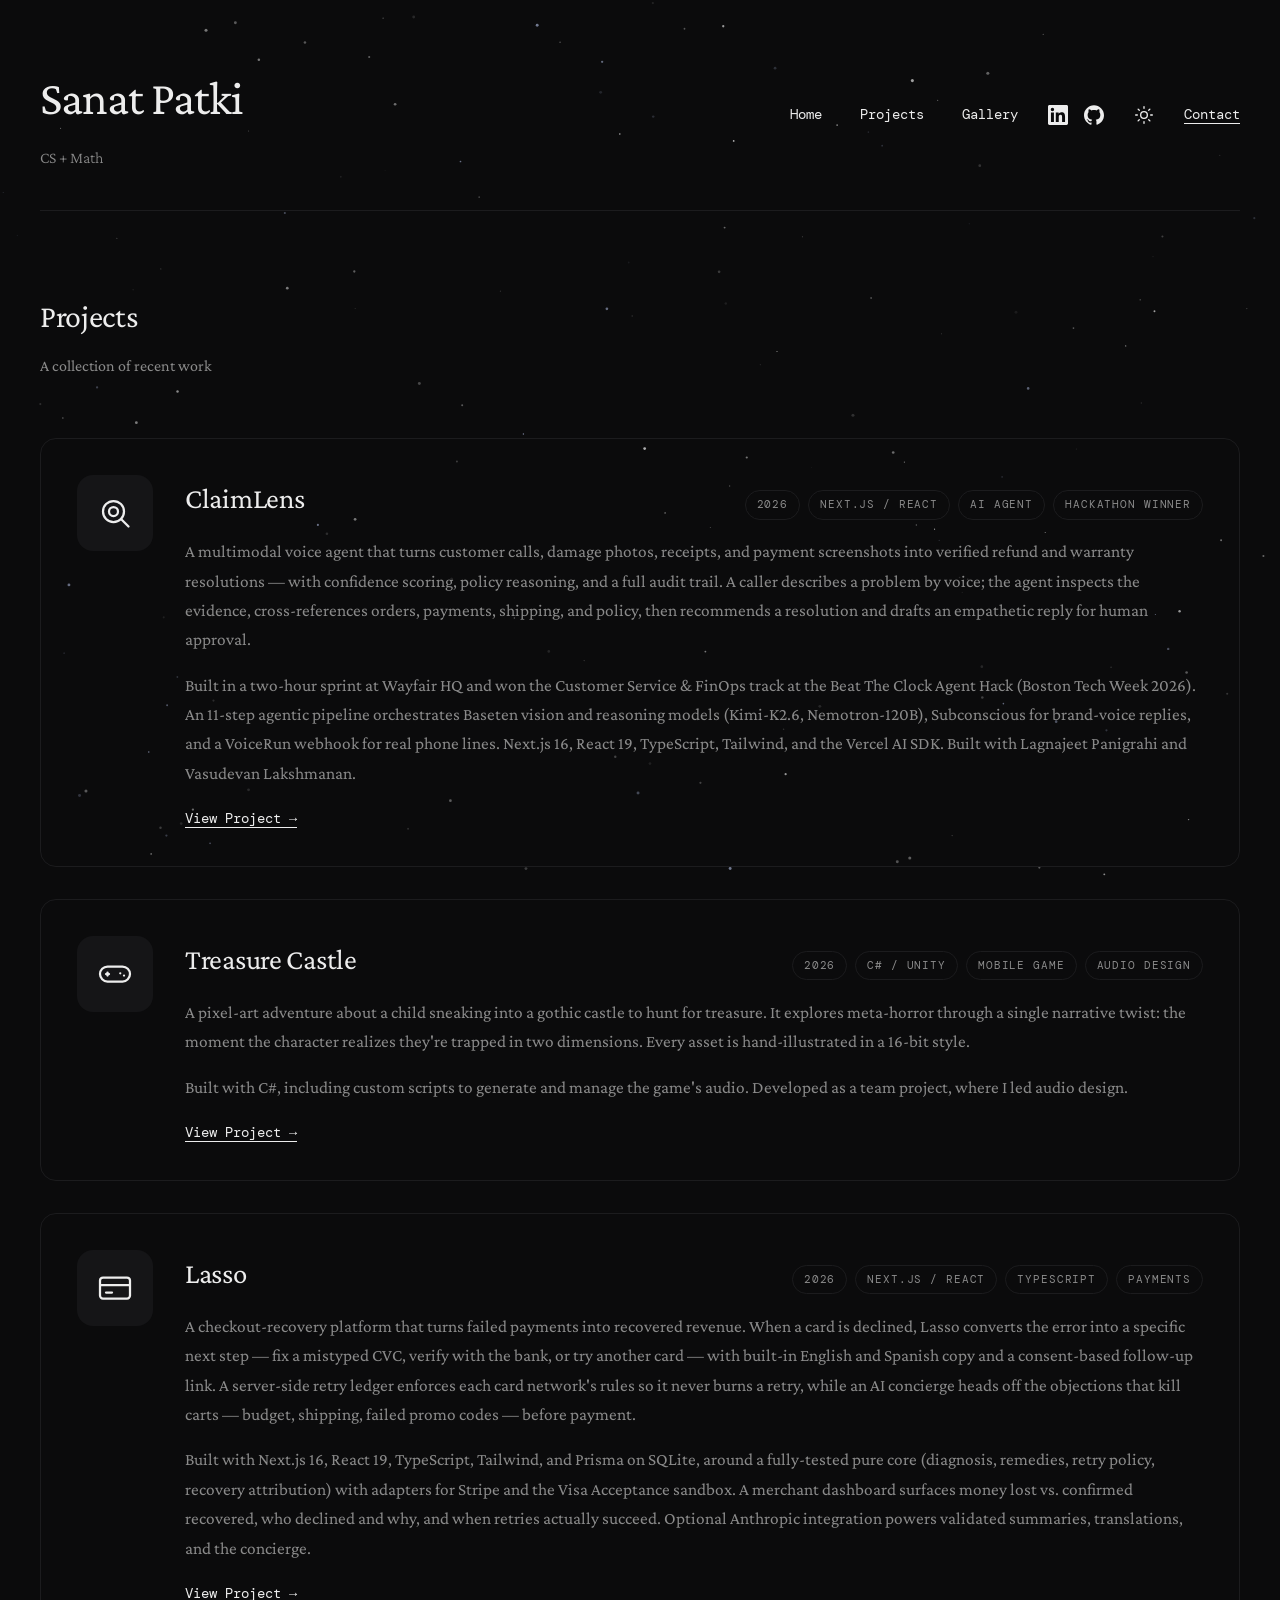
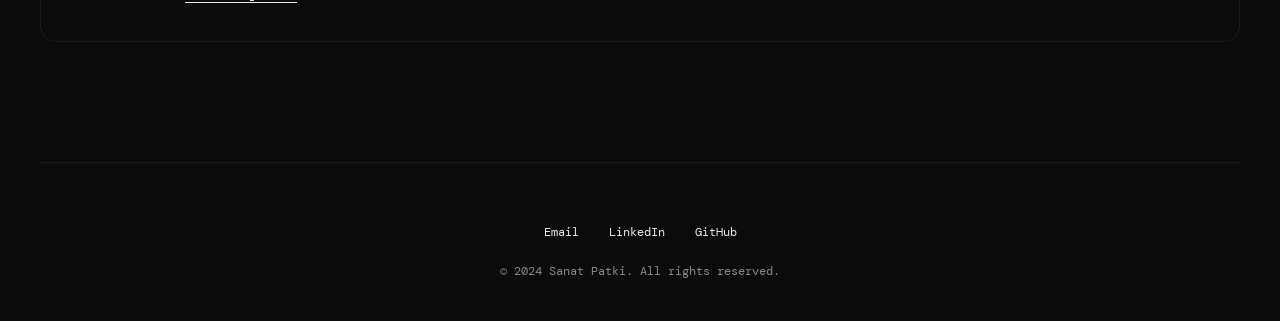
<file: projects.html>
<!DOCTYPE html>
<html lang="en">
<head>
    <meta charset="UTF-8">
    <meta name="viewport" content="width=device-width, initial-scale=1.0">
    <title>Projects - Sanat Patki</title>
    <link rel="icon" type="image/svg+xml" href="favicon.svg">
    <link href="https://fonts.googleapis.com/css2?family=Crimson+Pro:wght@300;400;600;700&family=DM+Mono:wght@400;500&display=swap" rel="stylesheet">
    <!-- Apply saved theme before paint to avoid a flash -->
    <script>
        (function () {
            var saved = localStorage.getItem('theme');
            // Dark is the default; only honour an explicit light choice.
            if (saved !== 'light') {
                document.documentElement.setAttribute('data-theme', 'dark');
            }
        })();
    </script>
    <style>
        :root {
            --bg: #ffffff;
            --text: #0a0a0a;
            --gray: #999999;
            --border: #f0f0f0;
            --surface: #f8f8f8;
            --surface-alt: #fafafa;
        }

        [data-theme="dark"] {
            --bg: #0b0b0c;
            --text: #ededed;
            --gray: #8a8a8a;
            --border: #1c1c1e;
            --surface: #151517;
            --surface-alt: #141416;
        }

        * {
            margin: 0;
            padding: 0;
            box-sizing: border-box;
        }

        body {
            font-family: 'Crimson Pro', serif;
            background: var(--bg);
            color: var(--text);
            line-height: 1.6;
            overflow-x: hidden;
            transition: background 0.3s ease, color 0.3s ease;
        }

        .container {
            max-width: 1400px;
            margin: 0 auto;
            padding: 0 40px;
        }

        /* Header */
        header {
            padding: 60px 0 40px;
            border-bottom: 1px solid var(--border);
            opacity: 0;
            animation: fadeInDown 0.8s ease forwards;
        }

        @keyframes fadeInDown {
            to {
                opacity: 1;
                transform: translateY(0);
            }
            from {
                opacity: 0;
                transform: translateY(-20px);
            }
        }

        .header-content {
            display: flex;
            justify-content: space-between;
            align-items: center;
        }

        .header-left {
            flex: 1;
        }

        h1 {
            font-size: clamp(2rem, 4vw, 3rem);
            font-weight: 400;
            letter-spacing: -0.02em;
        }

        .tagline {
            font-size: 1rem;
            font-weight: 300;
            color: var(--gray);
            margin-top: 8px;
        }

        .header-right {
            display: flex;
            gap: 30px;
            align-items: center;
        }

        nav {
            font-family: 'DM Mono', monospace;
            font-size: 0.85rem;
        }

        nav a {
            color: var(--text);
            text-decoration: none;
            margin-left: 30px;
            transition: opacity 0.3s ease;
        }

        nav a:hover {
            opacity: 0.5;
        }

        .contact-link {
            font-family: 'DM Mono', monospace;
            font-size: 0.85rem;
        }

        .contact-link a {
            color: var(--text);
            text-decoration: none;
            border-bottom: 1px solid var(--text);
            transition: opacity 0.3s ease;
        }

        .contact-link a:hover {
            opacity: 0.5;
        }

        /* Social Icons */
        .social-icons {
            display: flex;
            gap: 16px;
            align-items: center;
        }

        .social-icons a {
            color: var(--text);
            display: flex;
            align-items: center;
            transition: opacity 0.3s ease;
        }

        .social-icons a:hover {
            opacity: 0.5;
        }

        .social-icons svg {
            width: 20px;
            height: 20px;
            fill: currentColor;
        }

        /* Theme toggle */
        .theme-toggle {
            background: none;
            border: none;
            padding: 0;
            cursor: pointer;
            color: var(--text);
            display: flex;
            align-items: center;
            transition: opacity 0.3s ease;
        }

        .theme-toggle:hover {
            opacity: 0.5;
        }

        .theme-toggle svg {
            width: 20px;
            height: 20px;
            fill: none;
            stroke: currentColor;
            stroke-width: 1.6;
            stroke-linecap: round;
            stroke-linejoin: round;
        }

        .theme-toggle .sun { display: none; }
        .theme-toggle .moon { display: block; }
        [data-theme="dark"] .theme-toggle .sun { display: block; }
        [data-theme="dark"] .theme-toggle .moon { display: none; }

        /* Projects Section */
        .projects-section {
            padding: 80px 0 120px;
        }

        .section-header {
            margin-bottom: 60px;
            opacity: 0;
            animation: fadeInUp 0.8s ease forwards;
            animation-delay: 0.2s;
        }

        @keyframes fadeInUp {
            to {
                opacity: 1;
                transform: translateY(0);
            }
            from {
                opacity: 0;
                transform: translateY(20px);
            }
        }

        @keyframes fadeIn {
            to { opacity: 1; }
            from { opacity: 0; }
        }

        .section-header h2 {
            font-size: clamp(1.5rem, 3vw, 2rem);
            font-weight: 400;
            margin-bottom: 10px;
            letter-spacing: -0.01em;
        }

        .section-header p {
            font-size: 1rem;
            color: var(--gray);
        }

        /* Project Grid */
        .project-grid {
            display: grid;
            gap: 32px;
        }

        .project-item {
            display: grid;
            grid-template-columns: 76px 1fr;
            gap: 32px;
            align-items: start;
            padding: 36px;
            border: 1px solid var(--border);
            border-radius: 16px;
            opacity: 0;
            animation: fadeIn 0.8s ease forwards;
            transition: border-color 0.3s ease, transform 0.3s ease;
        }

        .project-item:hover {
            border-color: var(--text);
            transform: translateY(-2px);
        }

        .project-item:nth-child(1) { animation-delay: 0.3s; }
        .project-item:nth-child(2) { animation-delay: 0.4s; }
        .project-item:nth-child(3) { animation-delay: 0.5s; }
        .project-item:nth-child(4) { animation-delay: 0.6s; }

        /* Project icon tile */
        .project-icon {
            width: 76px;
            height: 76px;
            border-radius: 16px;
            background: var(--surface);
            display: flex;
            align-items: center;
            justify-content: center;
            color: var(--text);
        }

        .project-icon svg {
            width: 36px;
            height: 36px;
            fill: none;
            stroke: currentColor;
            stroke-width: 1.5;
            stroke-linecap: round;
            stroke-linejoin: round;
        }

        .project-body { min-width: 0; }

        .project-title-row {
            display: flex;
            justify-content: space-between;
            align-items: baseline;
            gap: 20px;
            flex-wrap: wrap;
            margin-bottom: 16px;
        }

        .project-body h3 {
            font-size: clamp(1.4rem, 2.4vw, 1.8rem);
            font-weight: 400;
            letter-spacing: -0.01em;
        }

        .project-tags {
            display: flex;
            gap: 8px;
            flex-wrap: wrap;
        }

        .project-tag {
            font-family: 'DM Mono', monospace;
            font-size: 0.68rem;
            text-transform: uppercase;
            letter-spacing: 0.08em;
            color: var(--gray);
            border: 1px solid var(--border);
            border-radius: 999px;
            padding: 5px 11px;
            white-space: nowrap;
        }

        .project-body p {
            font-size: 1.08rem;
            line-height: 1.7;
            color: var(--gray);
            margin-bottom: 16px;
        }

        .project-link {
            font-family: 'DM Mono', monospace;
            font-size: 0.85rem;
            margin-top: 20px;
        }

        .project-link a {
            color: var(--text);
            text-decoration: none;
            border-bottom: 1px solid var(--text);
            transition: opacity 0.3s ease;
        }

        .project-link a:hover {
            opacity: 0.5;
        }

        .project-link span {
            color: var(--gray);
        }

        /* Footer */
        footer {
            padding: 60px 0 40px;
            text-align: center;
            border-top: 1px solid var(--border);
            font-family: 'DM Mono', monospace;
            font-size: 0.75rem;
            color: var(--gray);
        }

        .footer-links {
            display: flex;
            justify-content: center;
            gap: 30px;
            margin-bottom: 20px;
        }

        .footer-links a {
            color: var(--text);
            text-decoration: none;
            transition: opacity 0.3s ease;
        }

        .footer-links a:hover {
            opacity: 0.5;
        }

        /* Responsive */
        @media (max-width: 768px) {
            .container {
                padding: 0 20px;
            }

            .header-content {
                flex-direction: column;
                align-items: flex-start;
                gap: 20px;
            }

            .header-right {
                width: 100%;
                flex-direction: column;
                align-items: flex-start;
                gap: 15px;
            }

            nav {
                display: flex;
                gap: 20px;
            }

            nav a {
                margin-left: 0;
            }

            .project-item {
                grid-template-columns: 1fr;
                gap: 24px;
                padding: 28px;
            }
        }
        /* Minimalist cosmos on the backmost layer:
           twinkling starfield in dark mode, a faint dot field in light mode. */
        html { background: var(--bg); }
        body { background: transparent; }  /* html paints the bg; the cosmos canvas sits between */
        #cosmos { position: fixed; inset: 0; width: 100%; height: 100%; z-index: -1; pointer-events: none; display: block; }
    </style>
</head>
<body>
    <canvas id="cosmos" aria-hidden="true"></canvas>

    <div class="container">
        <header>
            <div class="header-content">
                <div class="header-left">
                    <h1>Sanat Patki</h1>
                    <p class="tagline">CS + Math</p>
                </div>
                <div class="header-right">
                    <nav>
                        <a href="index.html">Home</a>
                        <a href="projects.html">Projects</a>
                        <a href="gallery.html">Gallery</a>
                    </nav>
                    <div class="social-icons">
                        <a href="https://linkedin.com/in/sanat-patki-85a817360" target="_blank" aria-label="LinkedIn">
                            <!-- LinkedIn icon -->
                            <svg viewBox="0 0 24 24" xmlns="http://www.w3.org/2000/svg">
                                <path d="M20.447 20.452h-3.554v-5.569c0-1.328-.027-3.037-1.852-3.037-1.853 0-2.136 1.445-2.136 2.939v5.667H9.351V9h3.414v1.561h.046c.477-.9 1.637-1.85 3.37-1.85 3.601 0 4.267 2.37 4.267 5.455v6.286zM5.337 7.433a2.062 2.062 0 01-2.063-2.065 2.064 2.064 0 112.063 2.065zm1.782 13.019H3.555V9h3.564v11.452zM22.225 0H1.771C.792 0 0 .774 0 1.729v20.542C0 23.227.792 24 1.771 24h20.451C23.2 24 24 23.227 24 22.271V1.729C24 .774 23.2 0 22.222 0h.003z"/>
                            </svg>
                        </a>
                        <a href="https://github.com/SanatPatki" target="_blank" aria-label="GitHub">
                            <!-- GitHub icon -->
                            <svg viewBox="0 0 24 24" xmlns="http://www.w3.org/2000/svg">
                                <path d="M12 .297c-6.63 0-12 5.373-12 12 0 5.303 3.438 9.8 8.205 11.385.6.113.82-.258.82-.577 0-.285-.01-1.04-.015-2.04-3.338.724-4.042-1.61-4.042-1.61C4.422 18.07 3.633 17.7 3.633 17.7c-1.087-.744.084-.729.084-.729 1.205.084 1.838 1.236 1.838 1.236 1.07 1.835 2.809 1.305 3.495.998.108-.776.417-1.305.76-1.605-2.665-.3-5.466-1.332-5.466-5.93 0-1.31.465-2.38 1.235-3.22-.135-.303-.54-1.523.105-3.176 0 0 1.005-.322 3.3 1.23.96-.267 1.98-.399 3-.405 1.02.006 2.04.138 3 .405 2.28-1.552 3.285-1.23 3.285-1.23.645 1.653.24 2.873.12 3.176.765.84 1.23 1.91 1.23 3.22 0 4.61-2.805 5.625-5.475 5.92.42.36.81 1.096.81 2.22 0 1.606-.015 2.896-.015 3.286 0 .315.21.69.825.57C20.565 22.092 24 17.592 24 12.297c0-6.627-5.373-12-12-12"/>
                            </svg>
                        </a>
                    </div>
                    <button class="theme-toggle" onclick="toggleTheme()" aria-label="Toggle dark mode" title="Toggle dark mode">
                        <!-- Moon (shown in light mode) -->
                        <svg class="moon" viewBox="0 0 24 24" xmlns="http://www.w3.org/2000/svg">
                            <path d="M21 12.79A9 9 0 1 1 11.21 3 7 7 0 0 0 21 12.79z"/>
                        </svg>
                        <!-- Sun (shown in dark mode) -->
                        <svg class="sun" viewBox="0 0 24 24" xmlns="http://www.w3.org/2000/svg">
                            <circle cx="12" cy="12" r="4"/>
                            <line x1="12" y1="2" x2="12" y2="4"/>
                            <line x1="12" y1="20" x2="12" y2="22"/>
                            <line x1="4.93" y1="4.93" x2="6.34" y2="6.34"/>
                            <line x1="17.66" y1="17.66" x2="19.07" y2="19.07"/>
                            <line x1="2" y1="12" x2="4" y2="12"/>
                            <line x1="20" y1="12" x2="22" y2="12"/>
                            <line x1="4.93" y1="19.07" x2="6.34" y2="17.66"/>
                            <line x1="17.66" y1="6.34" x2="19.07" y2="4.93"/>
                        </svg>
                    </button>
                    <div class="contact-link">
                        <a href="mailto:sanatpatkiwork@gmail.com">Contact</a>
                    </div>
                </div>
            </div>
        </header>

        <section class="projects-section">
            <div class="section-header">
                <h2>Projects</h2>
                <p>A collection of recent work</p>
            </div>

            <div class="project-grid">
                <!-- Project 1 -->
                <article class="project-item">
                    <div class="project-icon">
                        <!-- Lens icon -->
                        <svg viewBox="0 0 24 24" xmlns="http://www.w3.org/2000/svg">
                            <circle cx="11" cy="11" r="7"/>
                            <circle cx="11" cy="11" r="3"/>
                            <line x1="16" y1="16" x2="21" y2="21"/>
                        </svg>
                    </div>
                    <div class="project-body">
                        <div class="project-title-row">
                            <h3>ClaimLens</h3>
                            <div class="project-tags">
                                <span class="project-tag">2026</span>
                                <span class="project-tag">Next.js / React</span>
                                <span class="project-tag">AI Agent</span>
                                <span class="project-tag">Hackathon Winner</span>
                            </div>
                        </div>
                        <p>A multimodal voice agent that turns customer calls, damage photos, receipts, and payment screenshots into verified refund and warranty resolutions — with confidence scoring, policy reasoning, and a full audit trail. A caller describes a problem by voice; the agent inspects the evidence, cross-references orders, payments, shipping, and policy, then recommends a resolution and drafts an empathetic reply for human approval.</p>
                        <p>Built in a two-hour sprint at Wayfair HQ and won the Customer Service &amp; FinOps track at the Beat The Clock Agent Hack (Boston Tech Week 2026). An 11-step agentic pipeline orchestrates Baseten vision and reasoning models (Kimi-K2.6, Nemotron-120B), Subconscious for brand-voice replies, and a VoiceRun webhook for real phone lines. Next.js 16, React 19, TypeScript, Tailwind, and the Vercel AI SDK. Built with Lagnajeet Panigrahi and Vasudevan Lakshmanan.</p>
                        <div class="project-link">
                            <a href="https://github.com/LagnajeetP/ClaimLens_AgentHackWayFair" target="_blank">View Project →</a>
                        </div>
                    </div>
                </article>

                <!-- Project 2 -->
                <article class="project-item">
                    <div class="project-icon">
                        <!-- Game controller icon -->
                        <svg viewBox="0 0 24 24" xmlns="http://www.w3.org/2000/svg">
                            <rect x="2" y="7" width="20" height="10" rx="5"/>
                            <line x1="7" y1="11" x2="7" y2="13"/>
                            <line x1="6" y1="12" x2="8" y2="12"/>
                            <line x1="15.5" y1="11.5" x2="15.5" y2="11.51"/>
                            <line x1="18" y1="13" x2="18" y2="13.01"/>
                        </svg>
                    </div>
                    <div class="project-body">
                        <div class="project-title-row">
                            <h3>Treasure Castle</h3>
                            <div class="project-tags">
                                <span class="project-tag">2026</span>
                                <span class="project-tag">C# / Unity</span>
                                <span class="project-tag">Mobile Game</span>
                                <span class="project-tag">Audio Design</span>
                            </div>
                        </div>
                        <p>A pixel-art adventure about a child sneaking into a gothic castle to hunt for treasure. It explores meta-horror through a single narrative twist: the moment the character realizes they're trapped in two dimensions. Every asset is hand-illustrated in a 16-bit style.</p>
                        <p>Built with C#, including custom scripts to generate and manage the game's audio. Developed as a team project, where I led audio design.</p>
                        <div class="project-link">
                            <a href="https://github.com/SanatPatki" target="_blank">View Project →</a>
                        </div>
                    </div>
                </article>

                <!-- Project 3 -->
                <article class="project-item">
                    <div class="project-icon">
                        <!-- Credit card icon -->
                        <svg viewBox="0 0 24 24" xmlns="http://www.w3.org/2000/svg">
                            <rect x="2" y="5" width="20" height="14" rx="2"/>
                            <line x1="2" y1="10" x2="22" y2="10"/>
                            <line x1="6" y1="15" x2="10" y2="15"/>
                        </svg>
                    </div>
                    <div class="project-body">
                        <div class="project-title-row">
                            <h3>Lasso</h3>
                            <div class="project-tags">
                                <span class="project-tag">2026</span>
                                <span class="project-tag">Next.js / React</span>
                                <span class="project-tag">TypeScript</span>
                                <span class="project-tag">Payments</span>
                            </div>
                        </div>
                        <p>A checkout-recovery platform that turns failed payments into recovered revenue. When a card is declined, Lasso converts the error into a specific next step — fix a mistyped CVC, verify with the bank, or try another card — with built-in English and Spanish copy and a consent-based follow-up link. A server-side retry ledger enforces each card network's rules so it never burns a retry, while an AI concierge heads off the objections that kill carts — budget, shipping, failed promo codes — before payment.</p>
                        <p>Built with Next.js 16, React 19, TypeScript, Tailwind, and Prisma on SQLite, around a fully-tested pure core (diagnosis, remedies, retry policy, recovery attribution) with adapters for Stripe and the Visa Acceptance sandbox. A merchant dashboard surfaces money lost vs. confirmed recovered, who declined and why, and when retries actually succeed. Optional Anthropic integration powers validated summaries, translations, and the concierge.</p>
                        <div class="project-link">
                            <a href="https://github.com/SanatPatki" target="_blank">View Project →</a>
                        </div>
                    </div>
                </article>
            </div>
        </section>

        <footer>
            <div class="footer-links">
                <a href="mailto:sanatpatkiwork@gmail.com">Email</a>
                <a href="https://linkedin.com/in/sanat-patki-85a817360" target="_blank">LinkedIn</a>
                <a href="https://github.com/SanatPatki" target="_blank">GitHub</a>
            </div>
            <p>© 2024 Sanat Patki. All rights reserved.</p>
        </footer>
    </div>

    <script>
        function toggleTheme() {
            var el = document.documentElement;
            if (el.getAttribute('data-theme') === 'dark') {
                el.removeAttribute('data-theme');
                localStorage.setItem('theme', 'light');
            } else {
                el.setAttribute('data-theme', 'dark');
                localStorage.setItem('theme', 'dark');
            }
        }
    </script>
    <!-- Minimalist cosmos behind the whole site:
         twinkling starfield in dark mode, a faint dot field in light mode. -->
    <script>
        (function () {
            var canvas = document.getElementById('cosmos');
            if (!canvas) return;
            var ctx = canvas.getContext('2d');
            var W, H, dpr, stars = [], dotPaths = [], raf = 0, running = false;
            // A few faint opacity buckets give the dot field a subtle, alive texture.
            var DOT_ALPHAS = [0.06, 0.09, 0.13, 0.18];
            var reduce = window.matchMedia && window.matchMedia('(prefers-reduced-motion: reduce)').matches;
            function isDark() { return document.documentElement.getAttribute('data-theme') === 'dark'; }

            function build() {
                dpr = window.devicePixelRatio || 1;
                W = window.innerWidth; H = window.innerHeight;
                canvas.width = W * dpr; canvas.height = H * dpr;
                ctx.setTransform(dpr, 0, 0, dpr, 0, 0);

                // Starfield (dark mode)
                var count = Math.min(260, Math.round(W * H / 7500));
                stars = [];
                for (var i = 0; i < count; i++) {
                    stars.push({
                        x: Math.random() * W,
                        y: Math.random() * H,
                        r: Math.random() * 1.1 + 0.45,
                        a: Math.random() * 0.5 + 0.3,
                        sp: Math.random() * 0.0012 + 0.0004,  // slow twinkle
                        ph: Math.random() * Math.PI * 2,
                        blue: Math.random() < 0.22
                    });
                }

                // Dot field (light mode) — a uniform grid of faint dark dots, with a
                // little per-dot opacity variation so it reads as a textured field.
                var gap = 26, r = 1.3;
                dotPaths = [];
                for (var b = 0; b < DOT_ALPHAS.length; b++) dotPaths.push(new Path2D());
                for (var gy = gap / 2; gy < H; gy += gap) {
                    for (var gx = gap / 2; gx < W; gx += gap) {
                        var bucket = Math.floor(Math.random() * DOT_ALPHAS.length);
                        dotPaths[bucket].arc(gx, gy, r, 0, Math.PI * 2);
                        dotPaths[bucket].closePath();
                    }
                }
            }

            function drawStars(t) {
                ctx.clearRect(0, 0, W, H);
                for (var i = 0; i < stars.length; i++) {
                    var s = stars[i];
                    var a = reduce ? s.a : s.a * (0.6 + 0.4 * Math.sin(s.ph + t * s.sp));
                    ctx.beginPath();
                    ctx.arc(s.x, s.y, s.r, 0, Math.PI * 2);
                    ctx.fillStyle = (s.blue ? 'rgba(200,214,255,' : 'rgba(255,255,255,') + a.toFixed(3) + ')';
                    ctx.fill();
                }
            }

            function drawDots() {
                ctx.clearRect(0, 0, W, H);
                for (var b = 0; b < dotPaths.length; b++) {
                    ctx.fillStyle = 'rgba(10,10,10,' + DOT_ALPHAS[b] + ')';
                    ctx.fill(dotPaths[b]);
                }
            }

            function draw(t) { if (isDark()) drawStars(t); else drawDots(); }
            function loop(t) { draw(t); raf = requestAnimationFrame(loop); }
            function start() { if (!running) { running = true; raf = requestAnimationFrame(loop); } }
            function stop() { running = false; cancelAnimationFrame(raf); }

            build();
            if (reduce) { draw(0); } else { start(); }
            window.addEventListener('resize', function () { build(); if (reduce) draw(0); });
            document.addEventListener('visibilitychange', function () {
                if (document.hidden) stop(); else if (!reduce) start();
            });
            // Repaint immediately on theme toggle (needed when motion is reduced)
            new MutationObserver(function () { if (reduce) draw(0); })
                .observe(document.documentElement, { attributes: true, attributeFilter: ['data-theme'] });
        })();
    </script>

</body>
</html>
</file>
